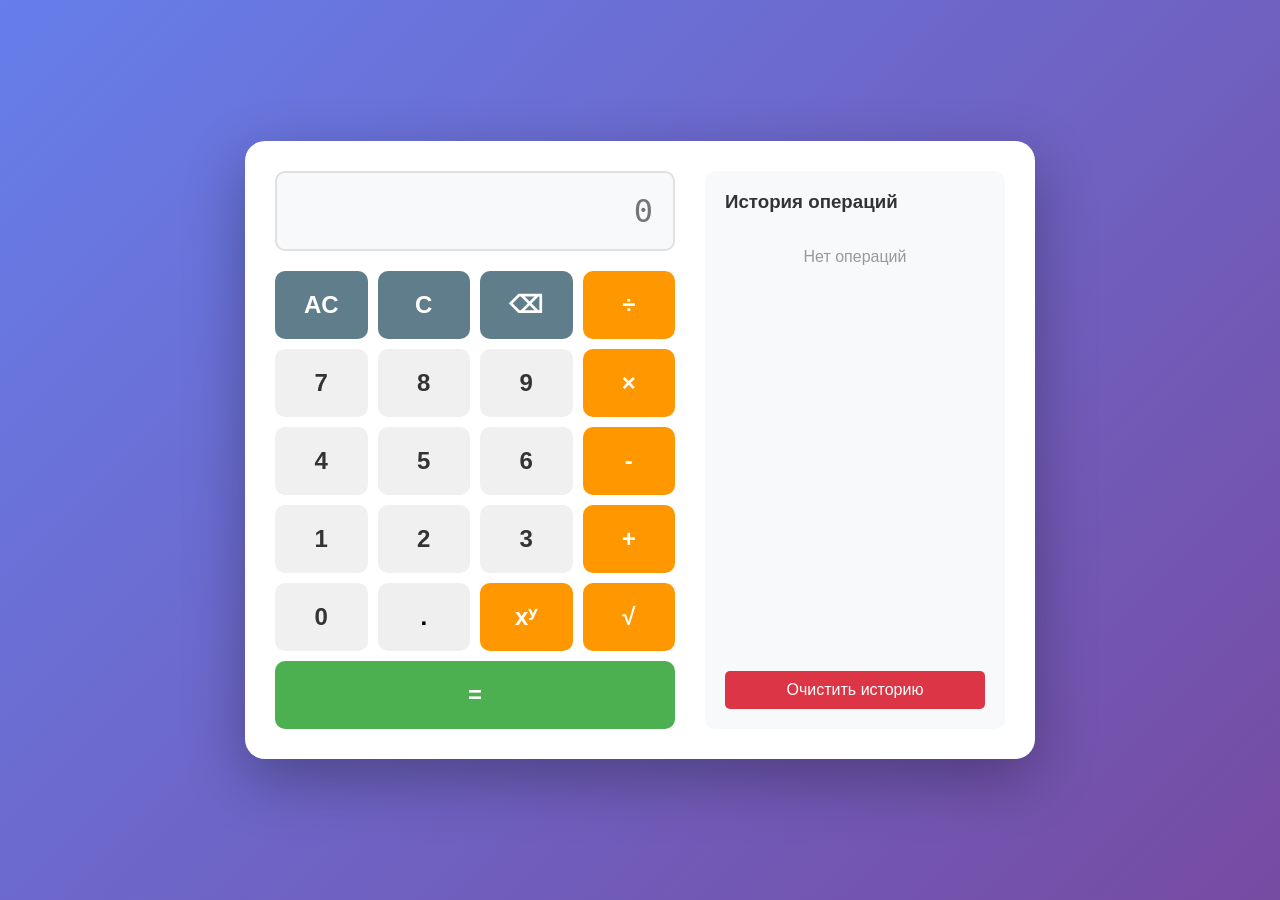
<file: basics/web_calculator/index.html>
<!DOCTYPE html>
    <html lang="ru">
    <head>
        <meta charset="UTF-8">
        <meta name="viewport" content="width=device-width, initial-scale=1.0">
        <title>PHP Калькулятор</title>
        <link rel="stylesheet" href="style.css">
    </head>
    <body>
        <div class="calculator-container">
            <div class="calculator">
                <div class="display">
                    <input type="text" id="currentInput" readonly placeholder="0">
                </div>
                
                <div class="buttons">
                    <!-- Первый ряд -->
                    <button class="btn func" data-action="ac">AC</button>
                    <button class="btn func" data-action="c">C</button>
                    <button class="btn func" data-action="backspace">⌫</button>
                    <button class="btn operator" data-op="/">÷</button>
                    
                    <!-- Второй ряд -->
                    <button class="btn number" data-num="7">7</button>
                    <button class="btn number" data-num="8">8</button>
                    <button class="btn number" data-num="9">9</button>
                    <button class="btn operator" data-op="*">×</button>
                    
                    <!-- Третий ряд -->
                    <button class="btn number" data-num="4">4</button>
                    <button class="btn number" data-num="5">5</button>
                    <button class="btn number" data-num="6">6</button>
                    <button class="btn operator" data-op="-">-</button>
                    
                    <!-- Четвертый ряд -->
                    <button class="btn number" data-num="1">1</button>
                    <button class="btn number" data-num="2">2</button>
                    <button class="btn number" data-num="3">3</button>
                    <button class="btn operator" data-op="+">+</button>
                    
                    <!-- Пятый ряд -->
                    <button class="btn number" data-num="0">0</button>
                    <button class="btn dot" data-num=".">.</button>
                    <button class="btn operator" data-op="^">xʸ</button>
                    <button class="btn operator" data-op="sqrt">√</button>
                    
                    <!-- Шестой ряд -->
                    <button class="btn equals" id="equals">=</button>
                </div>
            </div>
            
            <div class="history-panel">
                <h3>История операций</h3>
                <div id="historyList">
                    <div class="history-empty">Нет операций</div>
                </div>
                <button id="clearHistoryBtn" class="clear-history">Очистить историю</button>
            </div>
        </div>
        
        <script src="script.js"></script>
    </body>
    </html>
</file>
<file: basics/web_calculator/style.css>
* {
    margin: 0;
    padding: 0;
    box-sizing: border-box;
}

body {
    font-family: 'Segoe UI', Tahoma, Geneva, Verdana, sans-serif;
    background: linear-gradient(135deg, #667eea 0%, #764ba2 100%);
    min-height: 100vh;
    display: flex;
    justify-content: center;
    align-items: center;
    padding: 20px;
}

.calculator-container {
    display: flex;
    gap: 30px;
    background: white;
    padding: 30px;
    border-radius: 20px;
    box-shadow: 0 20px 60px rgba(0,0,0,0.3);
}

.calculator {
    width: 400px;
}

.display {
    margin-bottom: 20px;
}

.display input {
    width: 100%;
    height: 80px;
    font-size: 32px;
    text-align: right;
    padding: 0 20px;
    border: 2px solid #e0e0e0;
    border-radius: 10px;
    background: #f8f9fa;
    font-family: monospace;
    transition: font-size 0.2s ease;
}

.buttons {
    display: grid;
    grid-template-columns: repeat(4, 1fr);
    gap: 10px;
}

.btn {
    padding: 20px;
    font-size: 24px;
    border: none;
    border-radius: 10px;
    cursor: pointer;
    transition: all 0.2s;
    font-weight: bold;
}

.btn:hover {
    transform: translateY(-2px);
    filter: brightness(0.95);
}

.btn:active {
    transform: translateY(0);
}

.number {
    background: #f0f0f0;
    color: #333;
}

.operator {
    background: #ff9800;
    color: white;
}

.func {
    background: #607d8b;
    color: white;
}

.equals {
    background: #4caf50;
    color: white;
    grid-column: span 4;
}

.history-panel {
    width: 300px;
    background: #f8f9fa;
    border-radius: 10px;
    padding: 20px;
    display: flex;
    flex-direction: column;
}

.history-panel h3 {
    margin-bottom: 15px;
    color: #333;
}

#historyList {
    flex: 1;
    max-height: 500px;
    overflow-y: auto;
    display: flex;
    flex-direction: column;
    margin-bottom: 15px;
}

.history-item {
    display: inline-block;
    width: max-content;
    min-width: 100%;
    background: white;
    padding: 10px;
    margin-bottom: 8px;
    border-radius: 5px;
    border-left: 3px solid #ff9800;
    font-family: monospace;
    font-size: 14px;
    box-sizing: border-box;
}

.history-empty {
    color: #999;
    text-align: center;
    padding: 20px;
}

.clear-history {
    padding: 10px;
    background: #dc3545;
    color: white;
    border: none;
    border-radius: 5px;
    cursor: pointer;
    font-size: 16px;
}

.clear-history:hover {
    background: #c82333;
}
</file>
